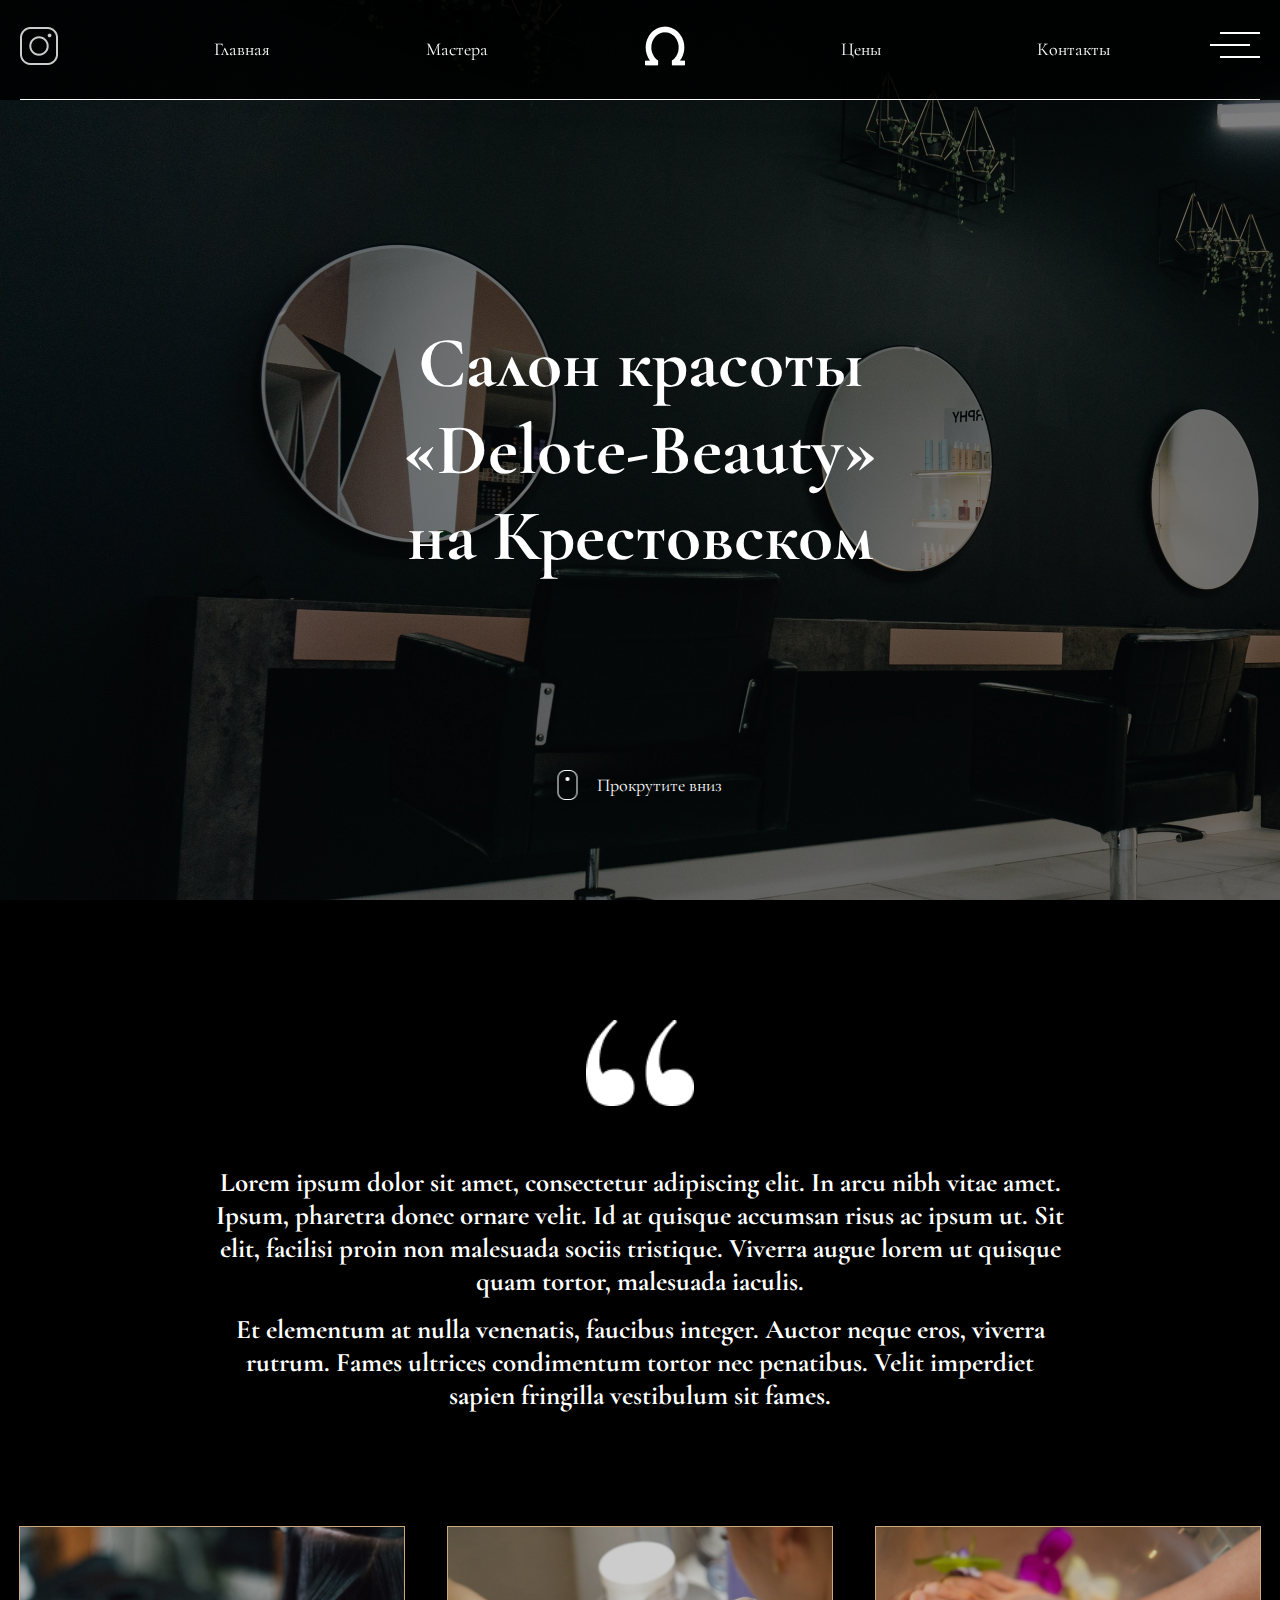
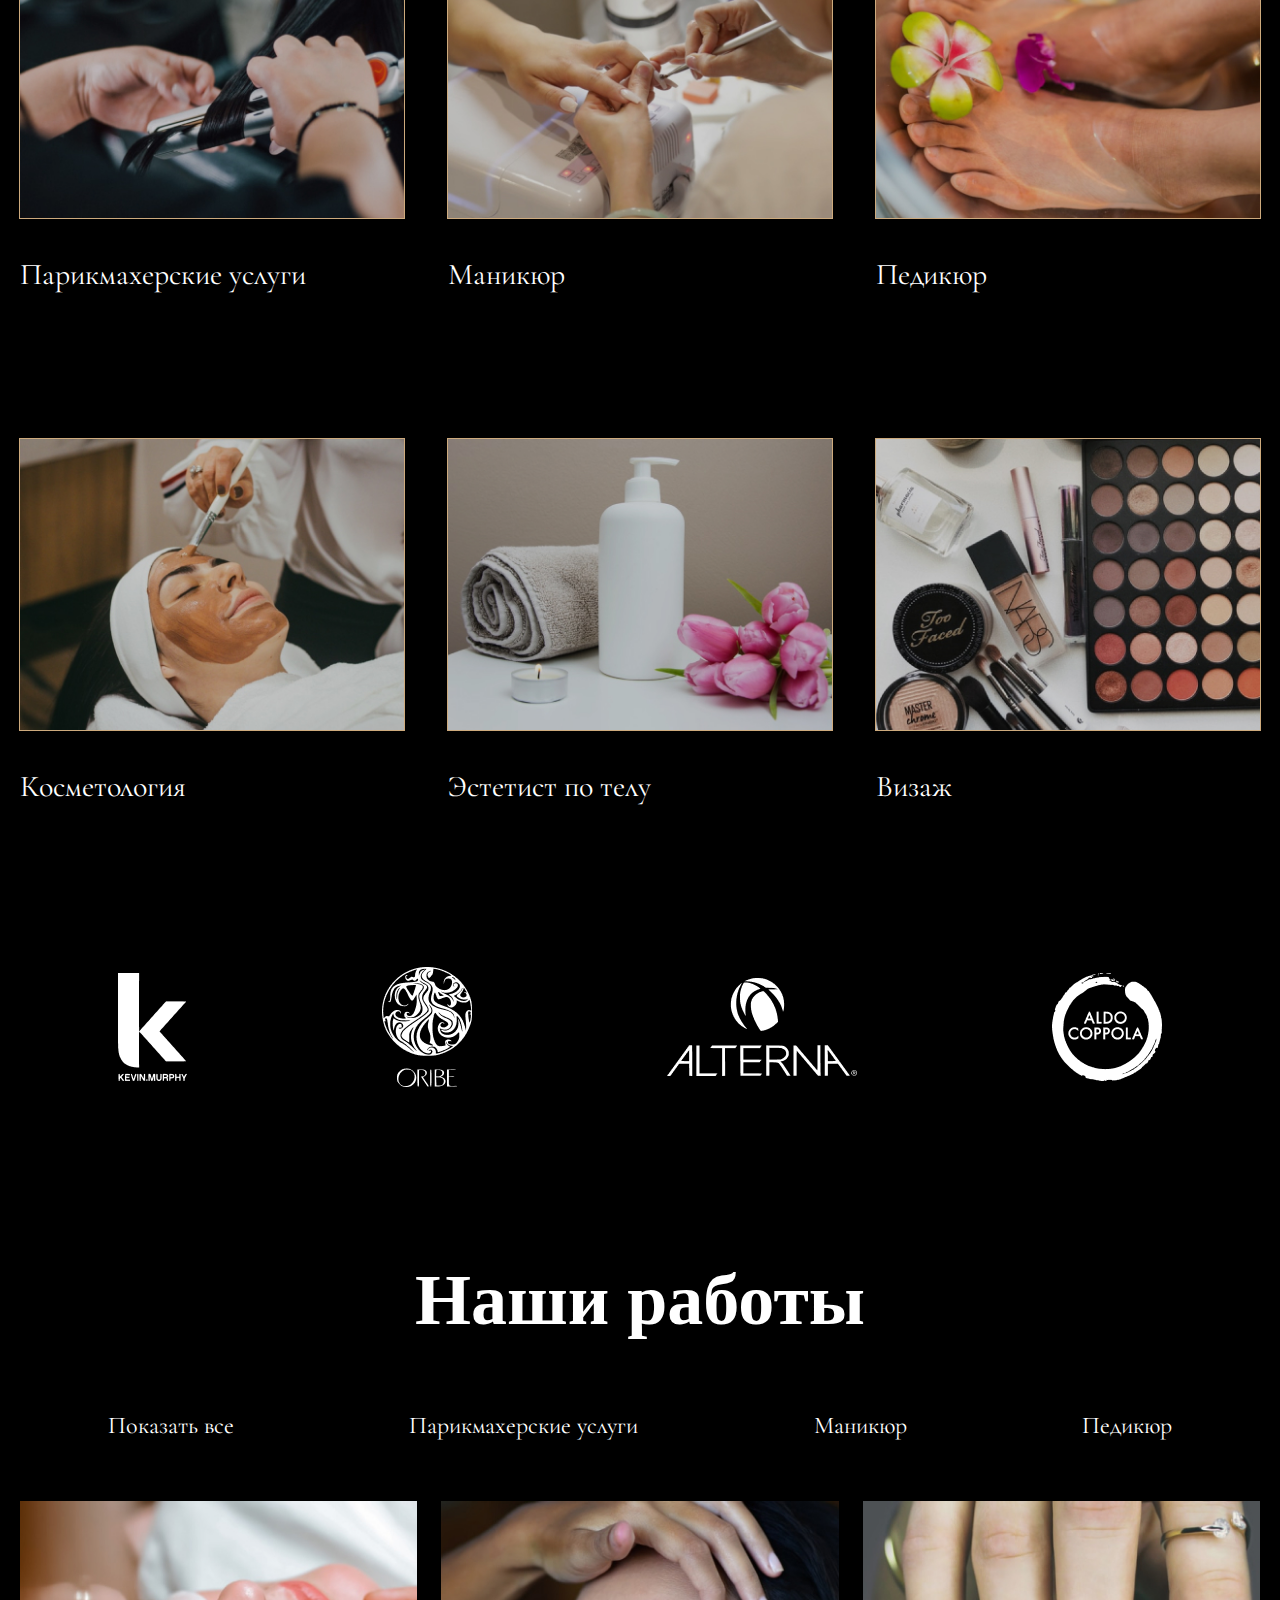
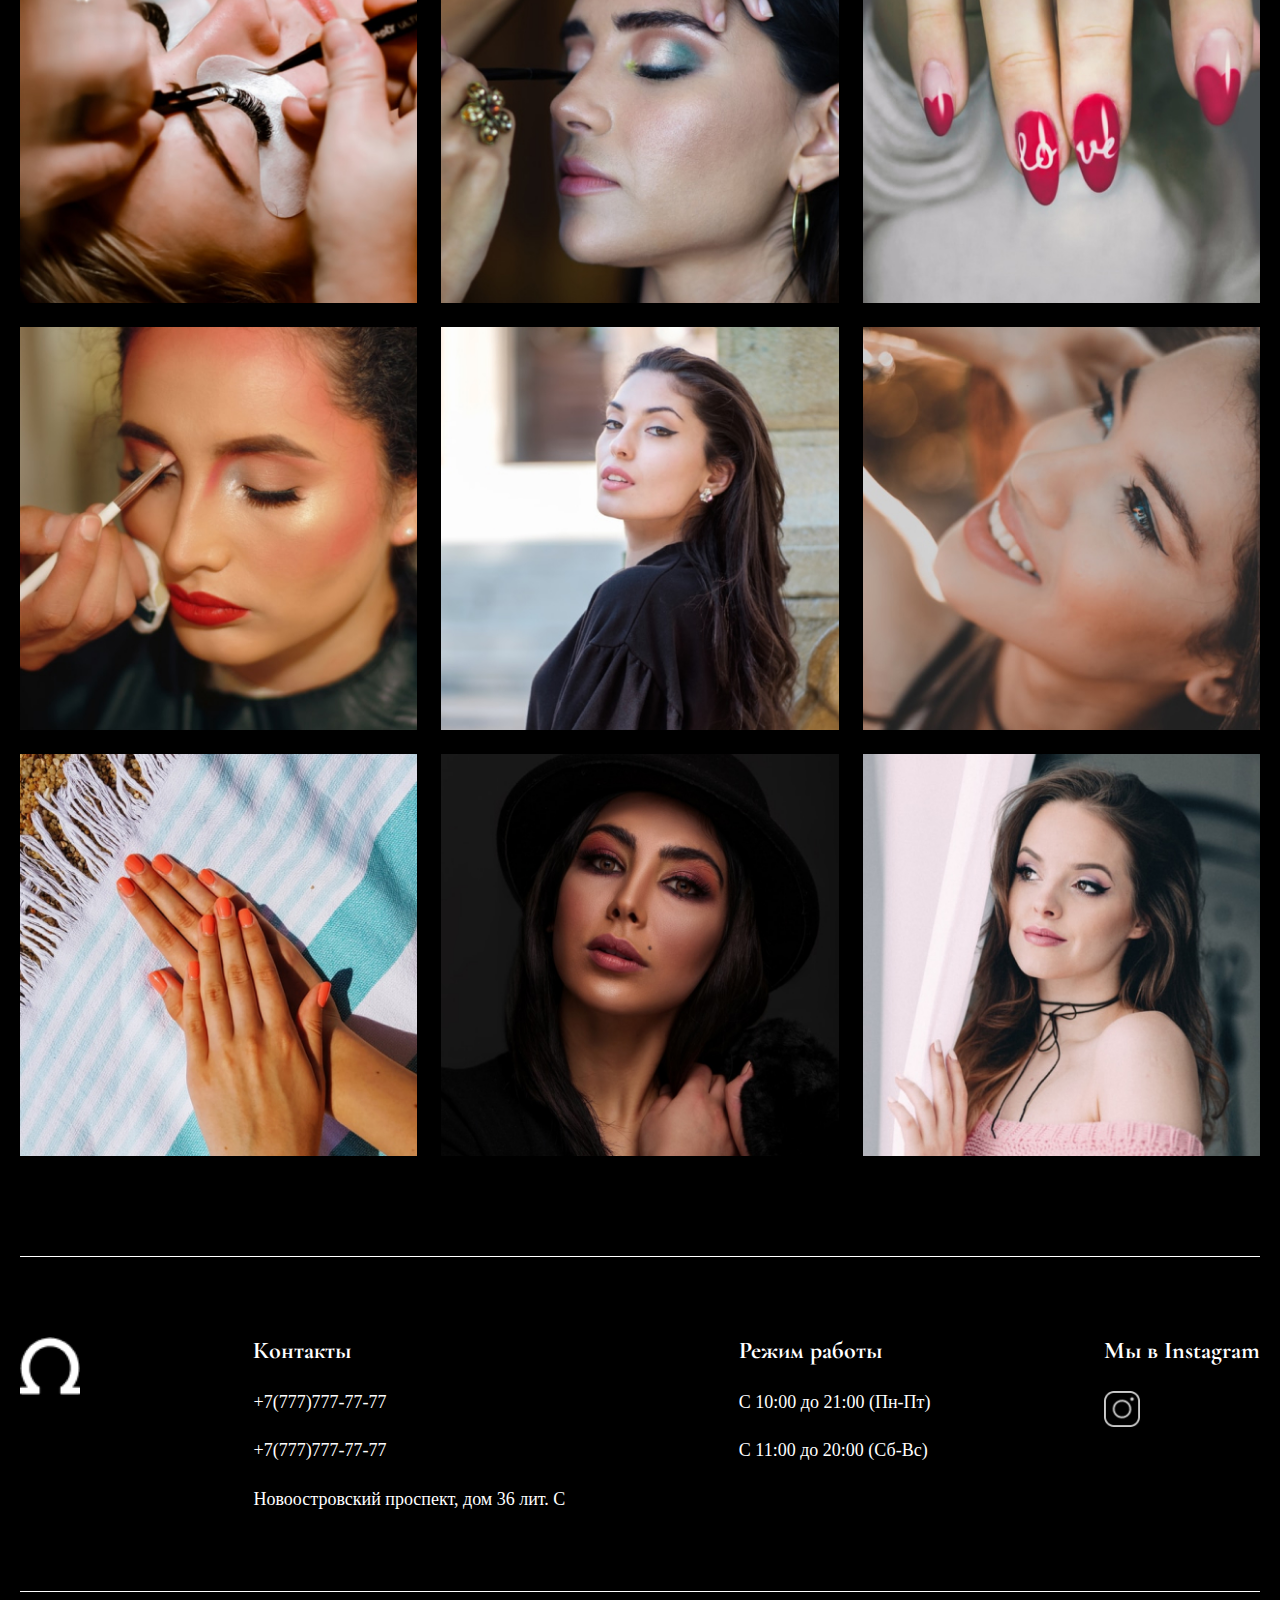
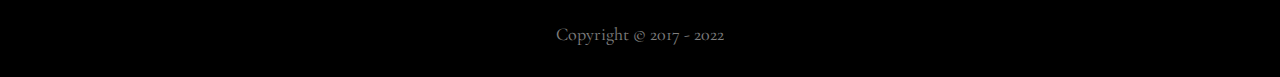
<file: index.html>
<!DOCTYPE html>
<html lang="en">
<head>
    <meta charset="UTF-8">
    <meta http-equiv="X-UA-Compatible" content="IE=edge">
    <meta name="viewport" content="width=device-width, initial-scale=1.0">
    <link rel="preconnect" href="https://fonts.googleapis.com">
    <link rel="preconnect" href="https://fonts.gstatic.com" crossorigin>
    <link href="https://fonts.googleapis.com/css2?family=Cormorant+Garamond:wght@400;500;600&display=swap" rel="stylesheet">
    <link rel="stylesheet" href="style.css">
    <title>Delote-Beauty</title>
</head>
<body>
    <header>
        <div class="container">
            <nav>
                <a class="logo__mobile" href="index.html"><img class="logo" src="Icon/Vector.png" alt=""></a>
                <ul>
                    <li><a href="#!"><img class="icon__instagram" src="Icon/inst.png" alt=""></a></li>
                    <li><a href="index.html">Главная</a></li>
                    <li><a href="ourmasters.html">Мастера</a></li>
                    <li><a href="index.html"><img class="logo" src="Icon/Vector.png" alt=""></a></li>
                    <li><a href="priceofservice.html">Цены</a></li>
                    <li><a href="contacts.html">Контакты</a></li>
                </ul>
                <div class="nav-bar">
                    <div class="bar"></div>
                    <div class="bar"></div>
                    <div class="bar"></div>
                </div>
            </nav>
        </div>
           
    </header>
    <div class="menu">
        <ul>
            <li><a href="#!"><img class="icon__instagram" src="Icon/inst.png" alt=""></a></li>
            <li><a href="index.html">Главная</a></li>
            <li><a href="ourmasters.html">Мастера</a></li>
            <li><a href="priceofservice.html">Цены</a></li>
            <li><a href="contacts.html">Контакты</a></li>
        </ul>
    </div> 

    <main>
        <!-- hero -->
        <section class="hero">
            <div class="container">
                <div class="hero__wrapper">
                    <h1>Салон красоты «Delote-Beauty» на Крестовском</h1>

                    <a href="#!" class="scroll__down">
                        <img src="Icon/down.png" alt="">
                        <p>Прокрутите вниз</p> 
                    </a>
                </div>

                
            </div>
        </section>

        <!-- services__wrapper -->
        <section class="services__wrapper">
            <div class="container">
                <div class="icon1">
                    <img src="Icon/1.png" alt="">
                </div>
                                            
                <div class="text">
                    <p>Lorem ipsum dolor sit amet, consectetur adipiscing elit. In arcu nibh vitae amet. Ipsum, pharetra donec ornare velit. Id at quisque accumsan risus ac ipsum ut. Sit elit, facilisi proin non malesuada sociis tristique. Viverra augue lorem ut quisque quam tortor, malesuada iaculis. 
                    </p>
                    <p>Et elementum at nulla venenatis, faucibus integer. Auctor neque eros, viverra rutrum. Fames ultrices condimentum tortor nec penatibus. Velit imperdiet sapien fringilla vestibulum sit fames.</p>
                </div>

                <div class="services">
                    <ul>
                        <li>
                            <a href="priceofservice.html" class="services__items">
                                <span>
                                    <img src="Icon/Services/parikmaher.jpg" alt="">
                                </span>
                                Парикмахерские услуги
                            </a>
                        </li>
                        <li>
                            <a href="priceofservice.html" class="services__items">
                                <span>
                                    <img src="Icon/Services/manikur.jpg" alt="">
                                </span>
                                Маникюр
                            </a>
                        </li>
                        <li>
                            <a href="priceofservice.html" class="services__items">
                                <span>
                                    <img src="Icon/Services/pedikur.jpg" alt="">
                                </span>
                                Педикюр
                            </a>
                        </li>
                        <li>
                            <a href="priceofservice.html" class="services__items">
                                <span>
                                    <img src="Icon/Services/kosmetolog.jpg" alt="">
                                </span>
                                Косметология
                            </a>
                        </li>
                        <li>
                            <a href="priceofservice.html" class="services__items">
                                <span>
                                    <img src="Icon/Services/estetist.jpg" alt="">
                                </span>
                                Эстетист по телу
                            </a>
                        </li>
                        <li>
                            <a href="priceofservice.html" class="services__items">
                                <span>
                                    <img src="Icon/Services/vizaj.jpg" alt="">
                                </span>
                                Визаж
                            </a>
                        </li>
                    </ul>
                </div>

                <ul class="company__logo">
                    <li><img src="Icon/companyicons/image3(Traced).png" alt=""></li>
                    <li><img src="Icon/companyicons/image4(Traced).png" alt=""></li>
                    <li><img src="Icon/companyicons/image5(Traced).png" alt=""></li>
                    <li><img src="Icon/companyicons/image6(Traced).png" alt=""></li>
                </ul>
            </div>
        </section>


        <!-- our__work__wrapper -->
        <section class="our__work__wrapper">
            <div class="container">
                <div class="our__work">
                    <h2>Наши работы</h2>
                </div>
                <ul class="selective__result">
                    <li><a href="#!">Показать все</a></li>
                    <li><a href="#!">Парикмахерские услуги</a></li>
                    <li><a href="#!">Маникюр</a></li>
                    <li><a href="#!">Педикюр</a></li>
                </ul>

                <ul class="girls">
                    <li><img src="Icon/girls/work1.jpg" alt=""></li>
                    <li><img src="Icon/girls/work2.jpg" alt=""></li>
                    <li><img src="Icon/girls/work3.jpg" alt=""></li>
                    <li><img src="Icon/girls/work4.jpg" alt=""></li>
                    <li><img src="Icon/girls/work5.jpg" alt=""></li>
                    <li><img src="Icon/girls/work6.jpg" alt=""></li>
                    <li><img src="Icon/girls/work7.jpg" alt=""></li>
                    <li><img src="Icon/girls/work8.jpg" alt=""></li>
                    <li><img src="Icon/girls/work9.jpg" alt=""></li>
                </ul>
            </div>
        </section>

    </main>

    <footer>
        <div class="container">
            <div class="information__wrapper">
                <div class="information">
                    <div>
                        <a href="index.html"><img class="vector__logo" src="Icon/Vector.png" alt=""></a>
                    </div>
                    <div>
                        <h3>Контакты</h3>
                        <ul>
                            <li>+7(777)777-77-77</li>
                            <li>+7(777)777-77-77</li>
                            <li>Новоостровский проспект, дом 36 лит. С</li>
                        </ul>
                    </div>
                    <div>
                        <h3>Режим работы</h3>
                        <ul>
                            <li>C 10:00 до 21:00 (Пн-Пт)</li>
                            <li>С 11:00 до 20:00 (Сб-Вс)</li>
                        </ul>
                    </div>
                    <div>
                        <h3>Мы в Instagram</h3>
                        <ul>
                            <li><a href="#!"><img class="inst__logo" src="Icon/inst.png" alt=""></a></li>
                        </ul>
                    </div>
                </div>
            </div>
            <div class="copyright">
                <p>Copyright © 2017 - 2022</p>
            </div>  
        </div>
    </footer>
    

    <script src="https://code.jquery.com/jquery-3.6.0.min.js"></script>
    <script>document.write
        ("<script type='text/javascript' src='./main.js?v=" + Date.now() + "'><\/script>");
    </script>
</body>
</html>
</file>
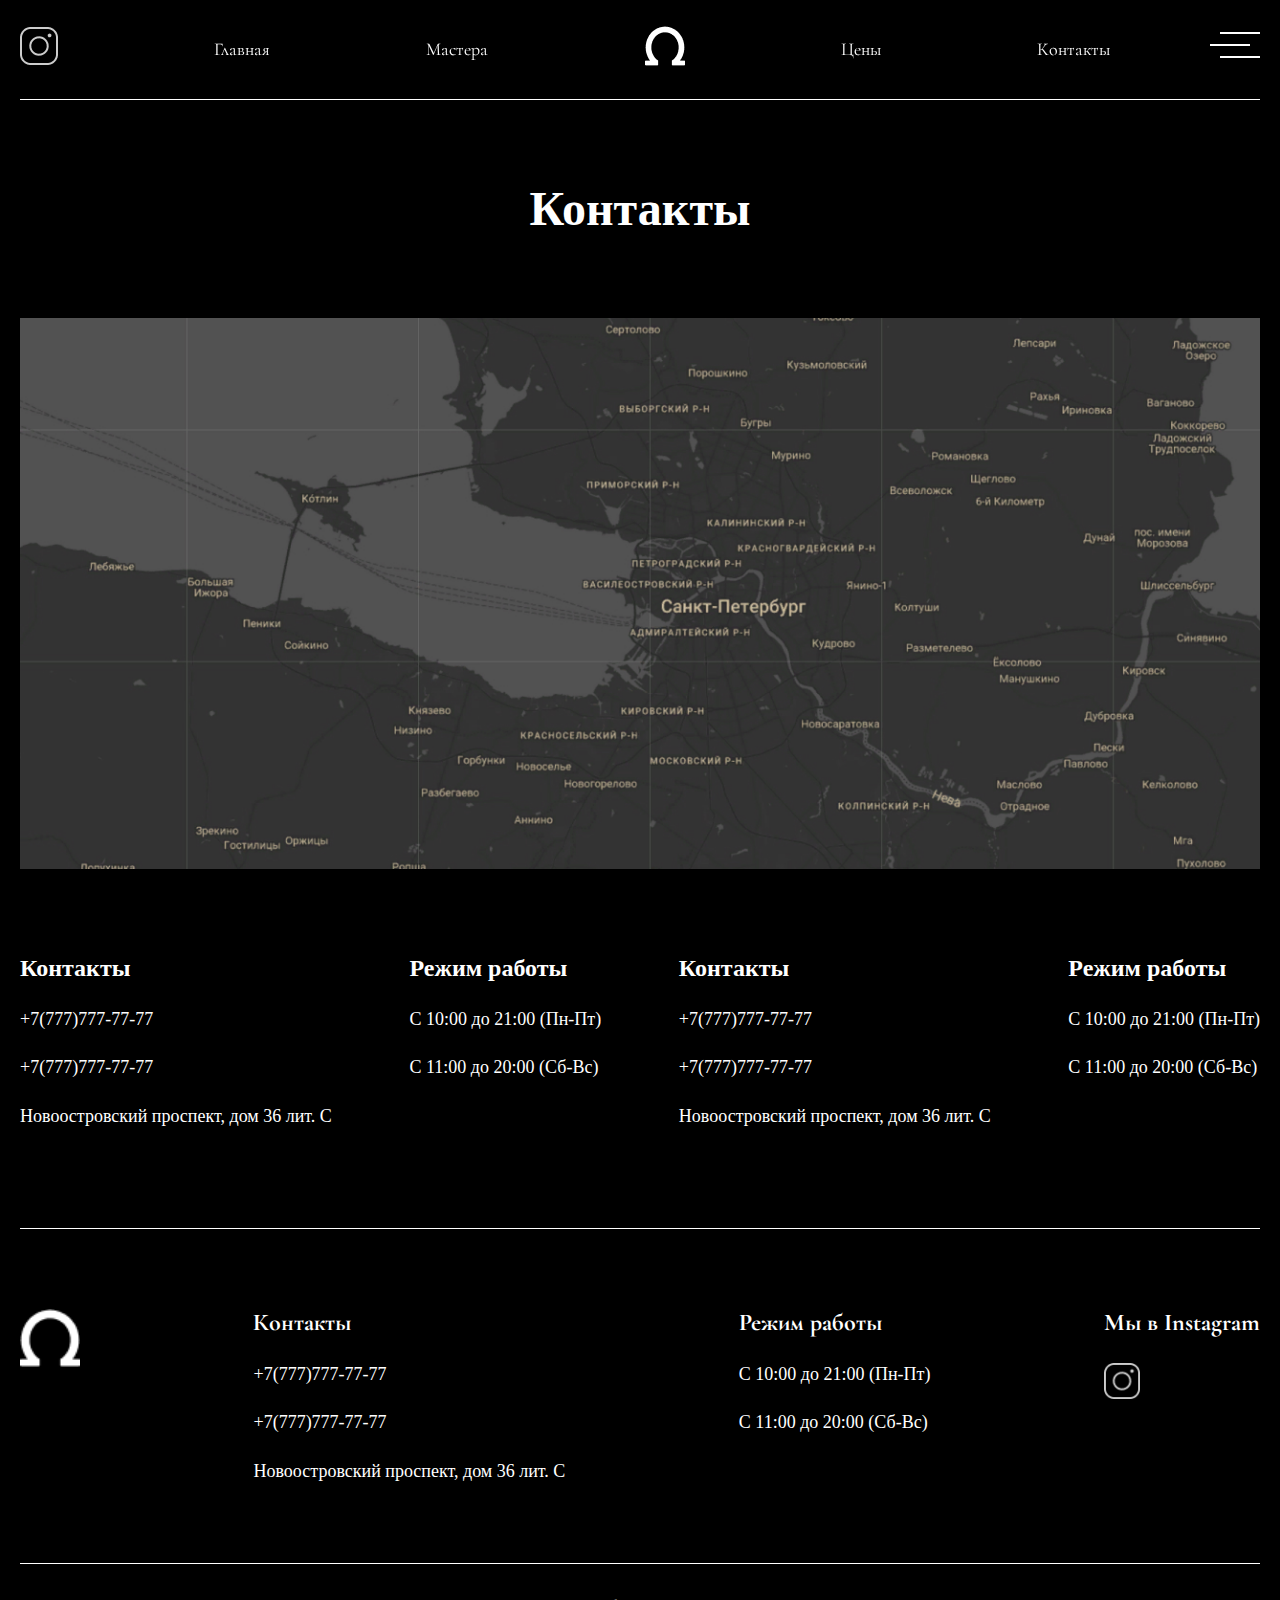
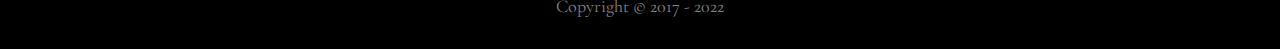
<file: contacts.html>
<!DOCTYPE html>
<html lang="en">
<head>
    <meta charset="UTF-8">
    <meta http-equiv="X-UA-Compatible" content="IE=edge">
    <meta name="viewport" content="width=device-width, initial-scale=1.0">
    <link rel="preconnect" href="https://fonts.googleapis.com">
    <link rel="preconnect" href="https://fonts.gstatic.com" crossorigin>
    <link href="https://fonts.googleapis.com/css2?family=Cormorant+Garamond:wght@400;500;600&display=swap" rel="stylesheet">
    <link rel="stylesheet" href="style.css">
    <title>Delote-Beauty</title>
</head>
<body>
    <header>
        <div class="container">
            <nav>
                <a class="logo__mobile" href="index.html"><img class="logo" src="Icon/Vector.png" alt=""></a>
                <ul>
                    <li><a href="#!"><img class="icon__instagram" src="Icon/inst.png" alt=""></a></li>
                    <li><a href="index.html">Главная</a></li>
                    <li><a href="ourmasters.html">Мастера</a></li>
                    <li><a href="index.html"><img class="logo" src="Icon/Vector.png" alt=""></a></li>
                    <li><a href="priceofservice.html">Цены</a></li>
                    <li><a href="contacts.html">Контакты</a></li>
                </ul>
                <div class="nav-bar">
                    <div class="bar"></div>
                    <div class="bar"></div>
                    <div class="bar"></div>
                </div>
            </nav>
        </div>    
    </header>
    <div class="menu">
        <ul>
            <li><a href="#!"><img class="icon__instagram" src="Icon/inst.png" alt=""></a></li>
            <li><a href="index.html">Главная</a></li>
            <li><a href="ourmasters.html">Мастера</a></li>
            <li><a href="priceofservice.html">Цены</a></li>
            <li><a href="contacts.html">Контакты</a></li>
        </ul>
    </div>

    <main>
        <section class="contacts">
            <div class="container">
                <h2>
                    Контакты
                </h2>

               <div class="contacts__map">
                   <img src="Icon/map.jpg" alt="Адрес на карте">
               </div>
               
                <div class="contacts__info">
                    <ul>
                        <li><h3>Контакты</h3></li>
                        <li>+7(777)777-77-77</li>
                        <li>+7(777)777-77-77</li>
                        <li>Новоостровский проспект, дом 36 лит. С</li>
                    </ul>
                    
                    <ul>
                        <li><h3>Режим работы</h3></li>
                        <li>C 10:00 до 21:00 (Пн-Пт)</li>
                        <li>С 11:00 до 20:00 (Сб-Вс)</li>
                    </ul>
                
                    <ul>
                        <li><h3>Контакты</h3></li>
                        <li>+7(777)777-77-77</li>
                        <li>+7(777)777-77-77</li>
                        <li>Новоостровский проспект, дом 36 лит. С</li>
                    </ul>
                
                    <ul>
                        <li><h3>Режим работы</h3></li>
                        <li>C 10:00 до 21:00 (Пн-Пт)</li>
                        <li>С 11:00 до 20:00 (Сб-Вс)</li>
                    </ul>
                </div>

            </div>    
        </section>

    </main>

    <footer>
        <div class="container">
            <div class="information__wrapper">
                <div class="information">
                    <div>
                        <a href="#!"><img class="vector__logo" src="Icon/Vector.png" alt=""></a>
                    </div>
                    <div>
                        <h3>Контакты</h3>
                        <ul>
                            <li>+7(777)777-77-77</li>
                            <li>+7(777)777-77-77</li>
                            <li>Новоостровский проспект, дом 36 лит. С</li>
                        </ul>
                    </div>
                    <div>
                        <h3>Режим работы</h3>
                        <ul>
                            <li>C 10:00 до 21:00 (Пн-Пт)</li>
                            <li>С 11:00 до 20:00 (Сб-Вс)</li>
                        </ul>
                    </div>
                    <div>
                        <h3>Мы в Instagram</h3>
                        <ul>
                            <li><a href="#!"><img class="inst__logo" src="Icon/inst.png" alt=""></a></li>
                        </ul>
                    </div>
                </div>
            </div>
            <div class="copyright">
                <p>Copyright © 2017 - 2022</p>
            </div>  
        </div>
    </footer>
    
    <script src="https://code.jquery.com/jquery-3.6.0.min.js"></script>
    <script>document.write
        ("<script type='text/javascript' src='./main.js?v=" + Date.now() + "'><\/script>");
    </script>
</body>
</html>
</file>
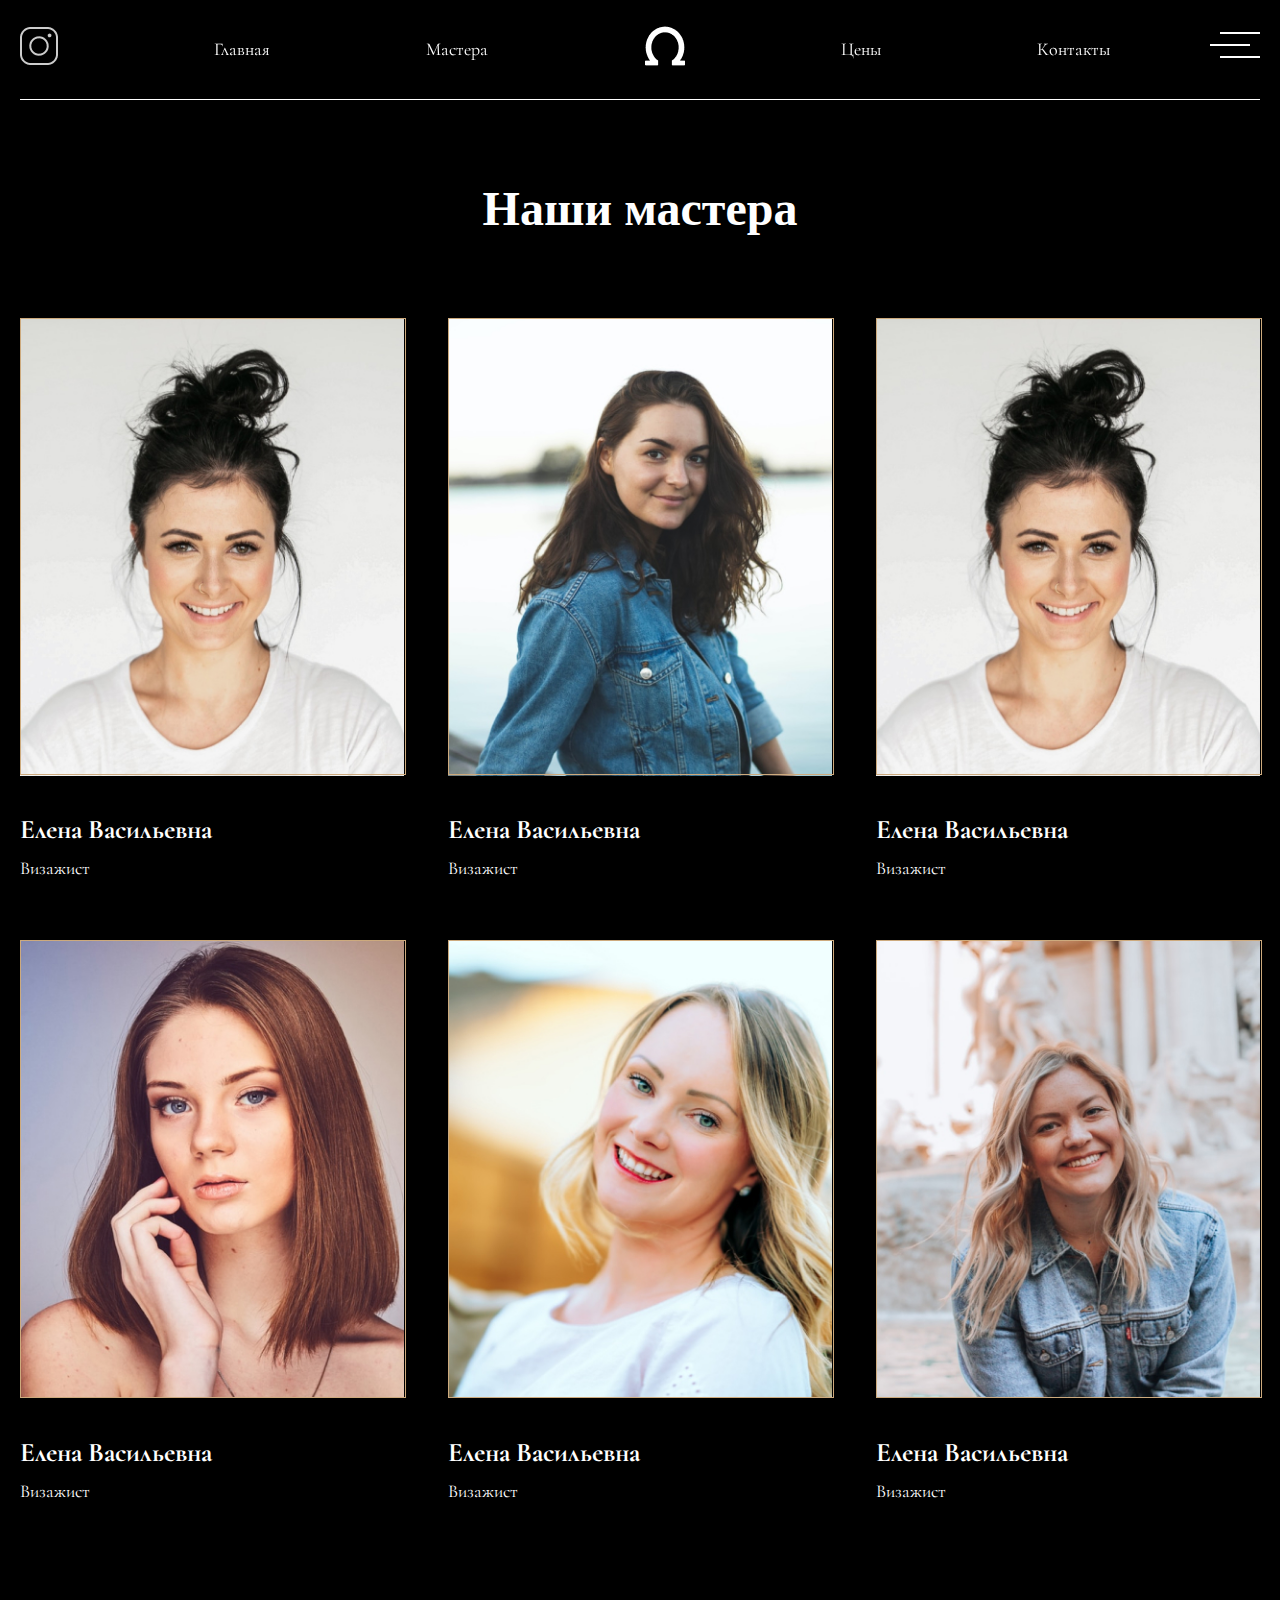
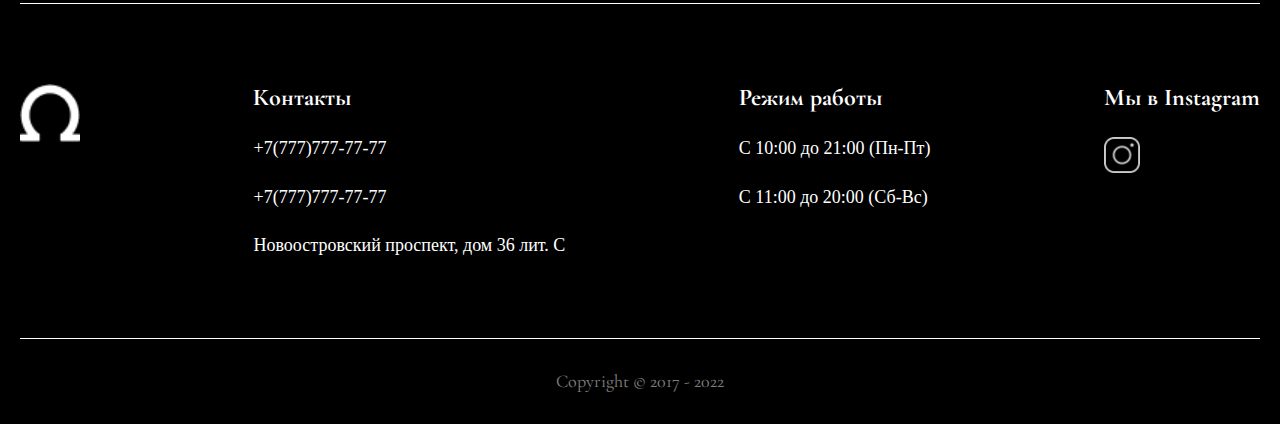
<file: ourmasters.html>
<!DOCTYPE html>
<html lang="en">
<head>
    <meta charset="UTF-8">
    <meta http-equiv="X-UA-Compatible" content="IE=edge">
    <meta name="viewport" content="width=device-width, initial-scale=1.0">
    <link rel="preconnect" href="https://fonts.googleapis.com">
    <link rel="preconnect" href="https://fonts.gstatic.com" crossorigin>
    <link href="https://fonts.googleapis.com/css2?family=Cormorant+Garamond:wght@400;500;600&display=swap" rel="stylesheet">
    <link rel="stylesheet" href="style.css">
    <title>Delote-Beauty</title>
</head>
<body>
    <header>
        <div class="container">
            <nav>
                <a class="logo__mobile" href="index.html"><img class="logo" src="Icon/Vector.png" alt=""></a>
                <ul>
                    <li><a href="#!"><img class="icon__instagram" src="Icon/inst.png" alt=""></a></li>
                    <li><a href="index.html">Главная</a></li>
                    <li><a href="ourmasters.html">Мастера</a></li>
                    <li><a href="index.html"><img class="logo" src="Icon/Vector.png" alt=""></a></li>
                    <li><a href="priceofservice.html">Цены</a></li>
                    <li><a href="contacts.html">Контакты</a></li>
                </ul>
                <div class="nav-bar">
                    <div class="bar"></div>
                    <div class="bar"></div>
                    <div class="bar"></div>
                </div>
            </nav>
        </div>    
    </header>
    <div class="menu">
        <ul>
            <li><a href="#!"><img class="icon__instagram" src="Icon/inst.png" alt=""></a></li>
            <li><a href="index.html">Главная</a></li>
            <li><a href="ourmasters.html">Мастера</a></li>
            <li><a href="priceofservice.html">Цены</a></li>
            <li><a href="contacts.html">Контакты</a></li>
        </ul>
    </div>

    <main>
        <section class="our__masters">
            <div class="container">
                <h2>
                    Наши мастера
                </h2>

                <ul>
                    <li>
                        <a href="priceofservice.html" class="our__masters__link">
                            <span>
                                <img src="Icon/Masters/item3.jpg" alt="">
                            </span>
                            <h4>
                                Елена Васильевна
                            </h4>
                            <p>
                                Визажист
                            </p>
                        </a>
                    </li>
                    <li>
                        <a href="priceofservice.html" class="our__masters__link">
                            <span>
                                <img src="Icon/Masters/item2.jpg" alt="">
                            </span>
                            <h4>
                                Елена Васильевна
                            </h4>
                            <p>
                                Визажист
                            </p>
                        </a>
                    </li>
                    <li>
                        <a href="priceofservice.html" class="our__masters__link">
                            <span>
                                <img src="Icon/Masters/item3.jpg" alt="">
                            </span>
                            <h4>
                                Елена Васильевна
                            </h4>
                            <p>
                                Визажист
                            </p>
                        </a>
                    </li>
                    <li>
                        <a href="priceofservice.html" class="our__masters__link">
                            <span>
                                <img src="Icon/Masters/item4.jpg" alt="">
                            </span>
                            <h4>
                                Елена Васильевна
                            </h4>
                            <p>
                                Визажист
                            </p>
                        </a>
                    </li>
                    <li>
                        <a href="priceofservice.html" class="our__masters__link">
                            <span>
                                <img src="Icon/Masters/item5.jpg" alt="">
                            </span>
                            <h4>
                                Елена Васильевна
                            </h4>
                            <p>
                                Визажист
                            </p>
                        </a>
                    </li>
                    <li>
                        <a href="priceofservice.html" class="our__masters__link">
                            <span>
                                <img src="Icon/Masters/item6.jpg" alt="">
                            </span>
                            <h4>
                                Елена Васильевна
                            </h4>
                            <p>
                                Визажист
                            </p>
                        </a>
                    </li>
                </ul>
            </div>    
        </section>
    </main>

    <footer>
        <div class="container">
            <div class="information__wrapper">
                <div class="information">
                    <div>
                        <a href="#!"><img class="vector__logo" src="Icon/Vector.png" alt=""></a>
                    </div>
                    <div>
                        <h3>Контакты</h3>
                        <ul>
                            <li>+7(777)777-77-77</li>
                            <li>+7(777)777-77-77</li>
                            <li>Новоостровский проспект, дом 36 лит. С</li>
                        </ul>
                    </div>
                    <div>
                        <h3>Режим работы</h3>
                        <ul>
                            <li>C 10:00 до 21:00 (Пн-Пт)</li>
                            <li>С 11:00 до 20:00 (Сб-Вс)</li>
                        </ul>
                    </div>
                    <div>
                        <h3>Мы в Instagram</h3>
                        <ul>
                            <li><a href="#!"><img class="inst__logo" src="Icon/inst.png" alt=""></a></li>
                        </ul>
                    </div>
                </div>
            </div>
            <div class="copyright">
                <p>Copyright © 2017 - 2022</p>
            </div>  
        </div>
    </footer>
    
    <script src="https://code.jquery.com/jquery-3.6.0.min.js"></script>
    <script>document.write
        ("<script type='text/javascript' src='./main.js?v=" + Date.now() + "'><\/script>");
    </script>
</body>
</html>
</file>
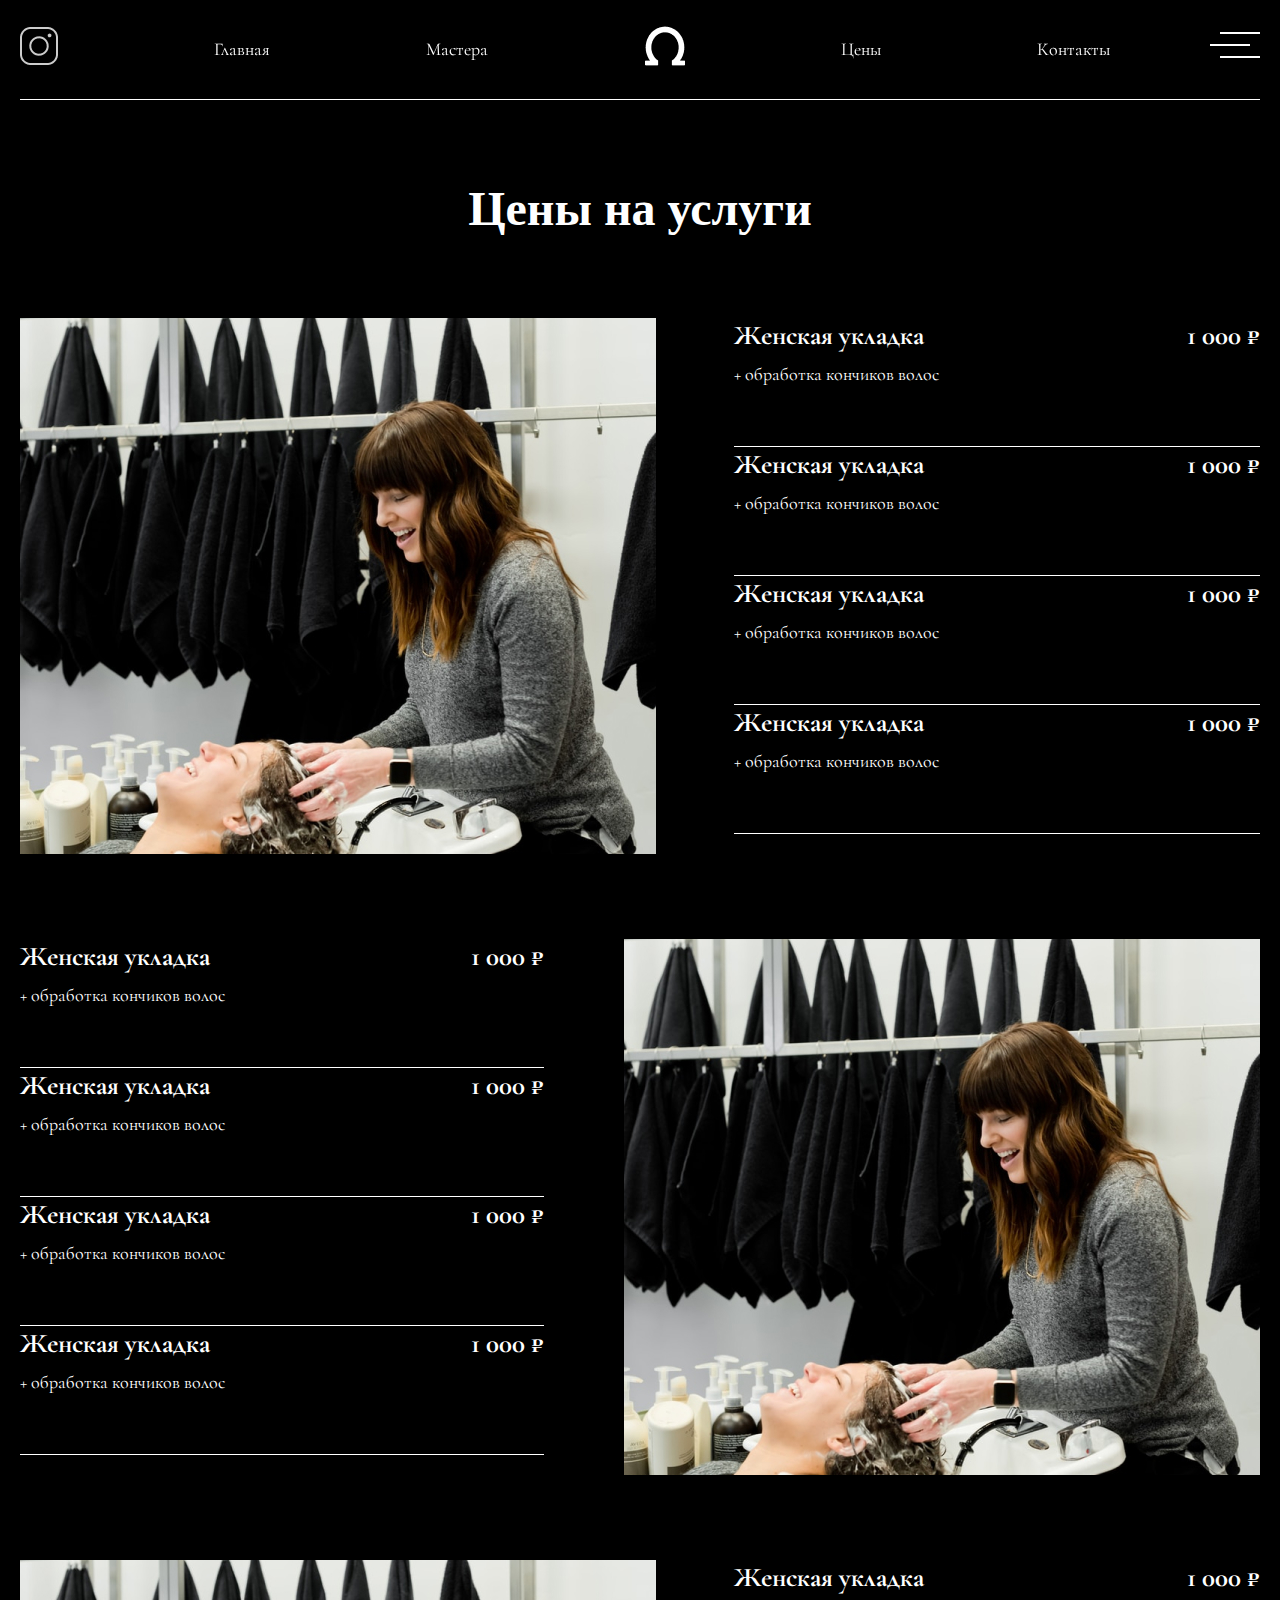
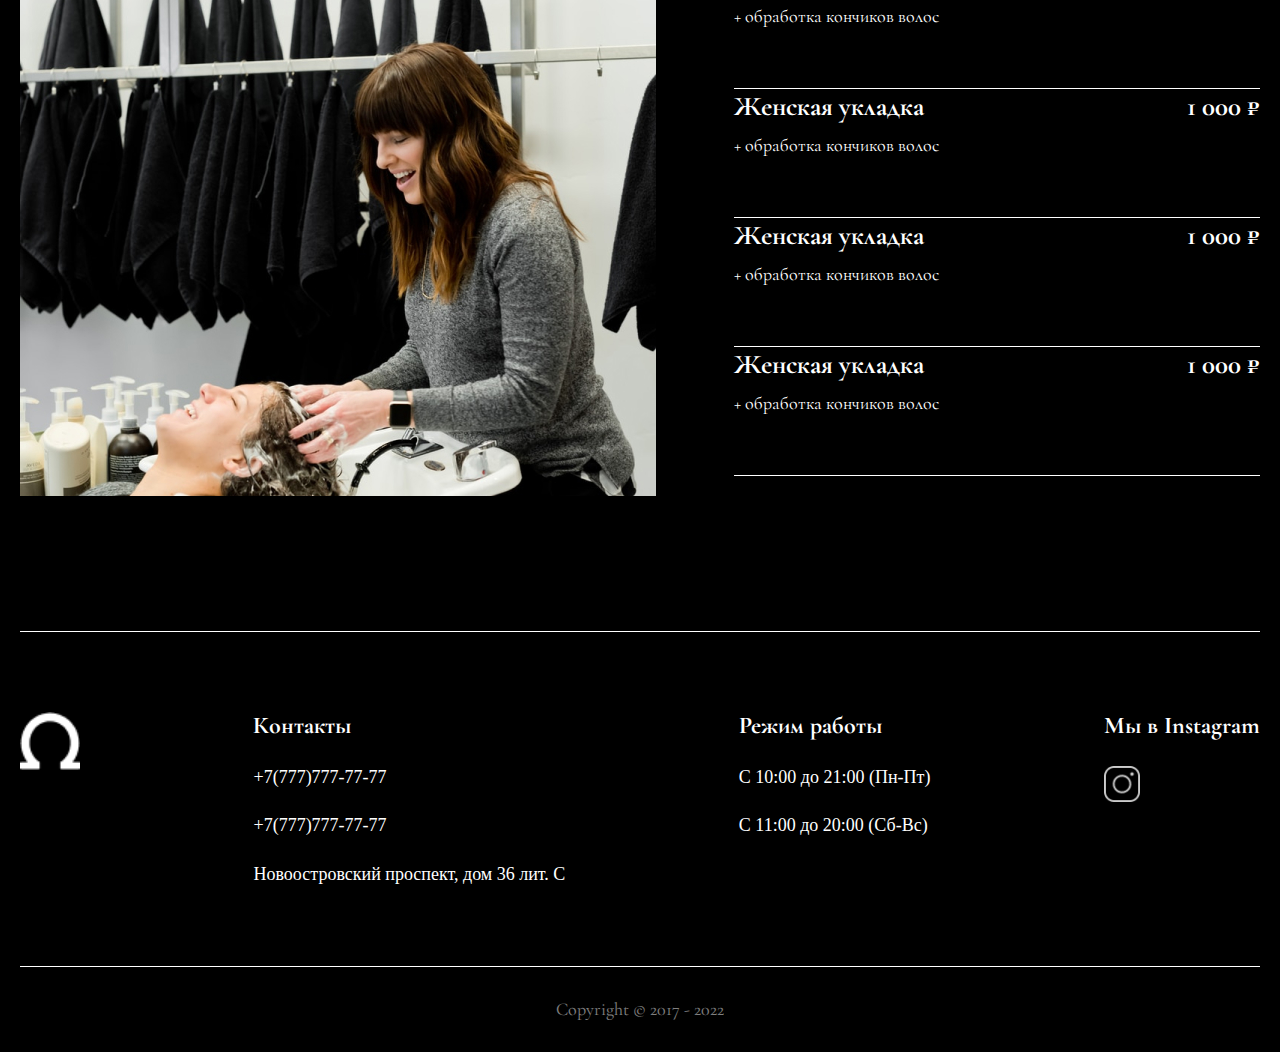
<file: priceofservice.html>
<!DOCTYPE html>
<html lang="en">
<head>
    <meta charset="UTF-8">
    <meta http-equiv="X-UA-Compatible" content="IE=edge">
    <meta name="viewport" content="width=device-width, initial-scale=1.0">
    <link rel="preconnect" href="https://fonts.googleapis.com">
    <link rel="preconnect" href="https://fonts.gstatic.com" crossorigin>
    <link href="https://fonts.googleapis.com/css2?family=Cormorant+Garamond:wght@400;500;600&display=swap" rel="stylesheet">
    <link rel="stylesheet" href="style.css">
    <title>Delote-Beauty</title>
</head>
<body>
    <header>
        <div class="container">
            <nav>
                <a class="logo__mobile" href="index.html"><img class="logo" src="Icon/Vector.png" alt=""></a>
                <ul>
                    <li><a href="#!"><img class="icon__instagram" src="Icon/inst.png" alt=""></a></li>
                    <li><a href="index.html">Главная</a></li>
                    <li><a href="ourmasters.html">Мастера</a></li>
                    <li><a href="index.html"><img class="logo" src="Icon/Vector.png" alt=""></a></li>
                    <li><a href="priceofservice.html">Цены</a></li>
                    <li><a href="contacts.html">Контакты</a></li>
                </ul>
                <div class="nav-bar">
                    <div class="bar"></div>
                    <div class="bar"></div>
                    <div class="bar"></div>
                </div>
            </nav>
        </div>    
    </header>
    <div class="menu">
        <ul>
            <li><a href="#!"><img class="icon__instagram" src="Icon/inst.png" alt=""></a></li>
            <li><a href="index.html">Главная</a></li>
            <li><a href="ourmasters.html">Мастера</a></li>
            <li><a href="priceofservice.html">Цены</a></li>
            <li><a href="contacts.html">Контакты</a></li>
        </ul>
    </div>

    <main>
        <section class="prices">
            <div class="container">
                <h2>
                    Цены на услуги
                </h2>
                
                <div class="prices__service__wrap">
                    <div class="prices__service">
                        <div class="prices__service__image">
                            <img src="Icon/pricesofservice/image.jpg" alt="">
                        </div>
                        <div class="prices__type__wrapper">
                            <div class="prices__type">
                                <div class="prices__menu">
                                    <h4>Женская укладка</h4>
                                    <p>+ обработка кончиков волос</p>
                                </div>
                                <div>
                                    <h4>1 000 ₽</h4>
                                </div>
                            </div>
                            <div class="prices__type">
                                <div class="prices__menu">
                                    <h4>Женская укладка</h4>
                                    <p>+ обработка кончиков волос</p>
                                </div>
                                <div>
                                    <h4>1 000 ₽</h4>
                                </div>
                            </div>
                            <div class="prices__type">
                                <div class="prices__menu">
                                    <h4>Женская укладка</h4>
                                    <p>+ обработка кончиков волос</p>
                                </div>
                                <div>
                                    <h4>1 000 ₽</h4>
                                </div>
                            </div>
                            <div class="prices__type">
                                <div class="prices__menu">
                                    <h4>Женская укладка</h4>
                                    <p>+ обработка кончиков волос</p>
                                </div>
                                <div>
                                    <h4>1 000 ₽</h4>
                                </div>
                            </div>
                        </div>
                    </div>

                    <div class="prices__service">
                        <div class="prices__service__image">
                            <img src="Icon/pricesofservice/image.jpg" alt="">
                        </div>
                        <div class="prices__type__wrapper">
                            <div class="prices__type">
                                <div class="prices__menu">
                                    <h4>Женская укладка</h4>
                                    <p>+ обработка кончиков волос</p>
                                </div>
                                <div>
                                    <h4>1 000 ₽</h4>
                                </div>
                            </div>
                            <div class="prices__type">
                                <div class="prices__menu">
                                    <h4>Женская укладка</h4>
                                    <p>+ обработка кончиков волос</p>
                                </div>
                                <div>
                                    <h4>1 000 ₽</h4>
                                </div>
                            </div>
                            <div class="prices__type">
                                <div class="prices__menu">
                                    <h4>Женская укладка</h4>
                                    <p>+ обработка кончиков волос</p>
                                </div>
                                <div>
                                    <h4>1 000 ₽</h4>
                                </div>
                            </div>
                            <div class="prices__type">
                                <div class="prices__menu">
                                    <h4>Женская укладка</h4>
                                    <p>+ обработка кончиков волос</p>
                                </div>
                                <div>
                                    <h4>1 000 ₽</h4>
                                </div>
                            </div>
                        </div>
                    </div>

                    <div class="prices__service">
                        <div class="prices__service__image">
                            <img src="Icon/pricesofservice/image.jpg" alt="">
                        </div>
                        <div class="prices__type__wrapper">
                            <div class="prices__type">
                                <div class="prices__menu">
                                    <h4>Женская укладка</h4>
                                    <p>+ обработка кончиков волос</p>
                                </div>
                                <div>
                                    <h4>1 000 ₽</h4>
                                </div>
                            </div>
                            <div class="prices__type">
                                <div class="prices__menu">
                                    <h4>Женская укладка</h4>
                                    <p>+ обработка кончиков волос</p>
                                </div>
                                <div>
                                    <h4>1 000 ₽</h4>
                                </div>
                            </div>
                            <div class="prices__type">
                                <div class="prices__menu">
                                    <h4>Женская укладка</h4>
                                    <p>+ обработка кончиков волос</p>
                                </div>
                                <div>
                                    <h4>1 000 ₽</h4>
                                </div>
                            </div>
                            <div class="prices__type">
                                <div class="prices__menu">
                                    <h4>Женская укладка</h4>
                                    <p>+ обработка кончиков волос</p>
                                </div>
                                <div>
                                    <h4>1 000 ₽</h4>
                                </div>
                            </div>
                        </div>
                    </div>
                </div>

            </div>    
        </section>

    </main>

    <footer>
        <div class="container">
            <div class="information__wrapper">
                <div class="information">
                    <div>
                        <a href="#!"><img class="vector__logo" src="Icon/Vector.png" alt=""></a>
                    </div>
                    <div>
                        <h3>Контакты</h3>
                        <ul>
                            <li>+7(777)777-77-77</li>
                            <li>+7(777)777-77-77</li>
                            <li>Новоостровский проспект, дом 36 лит. С</li>
                        </ul>
                    </div>
                    <div>
                        <h3>Режим работы</h3>
                        <ul>
                            <li>C 10:00 до 21:00 (Пн-Пт)</li>
                            <li>С 11:00 до 20:00 (Сб-Вс)</li>
                        </ul>
                    </div>
                    <div>
                        <h3>Мы в Instagram</h3>
                        <ul>
                            <li><a href="#!"><img class="inst__logo" src="Icon/inst.png" alt=""></a></li>
                        </ul>
                    </div>
                </div>
            </div>
            <div class="copyright">
                <p>Copyright © 2017 - 2022</p>
            </div>  
        </div>
    </footer>
    
    <script src="https://code.jquery.com/jquery-3.6.0.min.js"></script>
    <script>document.write
        ("<script type='text/javascript' src='./main.js?v=" + Date.now() + "'><\/script>");
    </script>
</body>
</html>
</file>
<file: style.css>
* {
    margin: 0;
    padding: 0;
    box-sizing: border-box;
}

body {
    background-color: black;
    font-family: 'Cormorant Garamond', serif;
}

body.menu-active {
    overflow: hidden;
}

.container {
    max-width: 1336px;
    margin: 0px auto;
    padding: 0 20px;
}

header {
    position: fixed;
    top: 0;
    left: 0;
    width: 100%;
    height: 100px;
    background-color: rgb(0, 0, 0, 0.85);
    z-index: 99;
}

.logo__mobile {
    display: none;
}

header nav {
    border-bottom: 1px solid #fff;
    height: 100px;
    display: flex;
    justify-content: space-between;
    align-items: center;
}

nav ul {
    display: flex;
    justify-content: space-between;
    align-items: center;
    height: 100%;
    width: 100%;
    margin-right: 110px;
}

ul li {
    list-style: none;
}


ul li a {
    text-decoration: none;
    font-size: 18px;
    line-height: 130%;
    color: #fff;
}

nav ul li a:hover {
    color: #CDAA7D;
}

.icon__inst ul li a img {
    width: 24px;
    height: 24px;
}

.icon__instagram:hover {
    opacity: .8;
}

ul li a img .logo {
    width: 40px;
    height: 38.68px;
}

.logo:hover {
    opacity: .8;
}

.nav-bar {
    cursor: pointer;
}

.nav-bar.active .bar:nth-child(1) {
    transform: translateY(12px) rotate(45deg);
}

.nav-bar.active .bar:nth-child(2) {
    opacity: 0;
}

.nav-bar.active .bar:nth-child(3) {
    transform: translateY(-12px) rotate(-45deg);
}

.bar {
    border: 1px solid #fff;
    width: 40px;
    margin-bottom: 10px;
    background: #fff;
} 

.bar:nth-child(2) {
    transform: translateX(-10px);
}

.menu {
    position: fixed;
    top: 0;
    left: -100%;
    width: 80%;
    height: 100%;
    background-color: black;
    z-index: 100;
    text-align: center;
    transition: 1s;
}

.menu ul li {
    margin-top: 70px;
}

.menu ul li a {
    font-size: 24px;
    font-weight: 900;
}

.menu ul li a:hover {
    color: #CDAA7D;
}

.menu.active {
    left: 0;
}


/* hero */
.hero {
    background-image: url(Icon/bgc.jpg);
    background-repeat: no-repeat;
    height: 100vh;
    width: 100%;
}
.hero__wrapper {
    display: flex;
    align-items: center;
    height: 100vh;
    justify-content: center;
    position: relative;
}

.hero__wrapper h1 {
    color: #fff;
    line-height: 86.4px;
    font-size: 72px;
    max-width: 555px;
    text-align: center;
}

.scroll__down {
    position: absolute;
    bottom: 100px;
    left: 50%;
    transform: translate(-50%, 0);
    display: flex;
    align-items: center;
    color: #fff;
    text-decoration: none;
    font-size: 18px;
}

.scroll__down img {
    padding-right: 20px;
    width: 24.15%;
}


/* services__wrapper */
.services__wrapper {
    margin-bottom: 90px;
}

.text {
    color: #fff;
    max-width: 856px;
    margin: 0 auto;
    text-align: center;
}

.text p {
    font-weight: 700;
    font-size: 27px;
    padding-bottom: 15px;
}

.icon1 img {
    display: block;
    margin: 120px auto 60px;
    width: 8.7%;
}

.services {
    margin-bottom: 162px;
}

.services a {
    font-size: 30px;
    line-height: 36px;
}

.services ul {
    display: grid;
    grid-template-columns: 1fr 1fr 1fr;
    grid-column-gap: 44px;
    grid-row-gap: 146px;
    margin-top: 100px;
}

.services__items span {
    position: relative;
    margin-bottom: 30px;
    display: block;
}

.services__items span::before {
    content: '';
    position: absolute;
    top: -1px;
    left: -1px;
    border: 1px solid #CDAA7D;
    width: 100%;
    height: calc(100% - 9px);
}


.services img {
    width: 100%;
    height: 100%;
    object-fit: cover;
}

.services a:hover img {
    transform: translate3d(-15px, 15px, 10px);
    transition: 0.5s;
    cursor: pointer;
}


.company__logo {
    display: flex;
    justify-content: space-around;
    align-items: center;
}


/* our__work__wrapper */
.our__work__wrapper {
    margin-bottom: 50px;
}

.our__work {
    display: flex;
    justify-content: center;
    color: #fff;
    font-size: 48px;
    line-height: 57.6px;
    margin-bottom: 80px;
    font-family: garamond;
    padding-top: 90px;
}

.selective__result {
    display: flex;
    justify-content: space-around;
    margin-bottom: 60px;
}

.selective__result a{
    color: #fff;
    font-size: 24px;
    line-height: 31.2px;
}

.selective__result a:hover {
    color: #CDAA7D;
}


/* girls */
.girls {
    display: grid;
    grid-template-columns: 1fr 1fr 1fr;
    grid-gap: 24px;
}

 .girls li img {
    width: 100%;
    height: 100%;
    object-fit: cover;
 }

/* footer */
footer {
    padding-top: 50px;
}

.information__wrapper {
    border-top: 1px solid #fff;
    border-bottom: 1px solid #fff;
}

.information {
    color: #fff;
    display: flex;
    justify-content: space-between;
    padding: 80px 0 55px;
}

.vector__logo {
    width: 60px;
    height: 58.2px;
}

.vector__logo:hover {
    opacity: .8;
}

.information h3{
    font-size: 24px;
    line-height: 28.8px;
    margin-bottom: 25px;
}

.information li{
    font-family: garamond;
    font-size: 18px;
    line-height: 23.4px;
    padding-bottom: 25px;
}

.inst__logo {
    width: 36px;
    height: 36px;
}

.inst__logo:hover {
    opacity: .8;
}

.copyright p{
    color: #fff;
    font-family: 'Cormorant Garamond', serif;
    font-size: 18px;
    line-height: 25.2px;
    opacity: 0.5;
    text-align: center;
    padding: 30px 0;
}


/* .our masters */
.our__masters {
    margin-bottom: 50px;
}

.our__masters img {
    width: 100%;
    height: 100%;
    object-fit: cover;
}

.our__masters h2 {
    color: #fff;
    font-family: Garamond;
    font-size: 48px;
    font-weight: 700;
    line-height: 58px;
    text-align: center;
    padding-top: 180px;
    margin-bottom: 80px;
}

.our__masters ul {
    display: grid;
    grid-template-columns: repeat(3, 1fr);
    grid-gap: 60px 44px;
}

.our__masters__link span {
    position: relative;
    display: block;
    max-width: 400px;
    width: 100%;
    margin-bottom: 30px;
}

.our__masters__link span::before {
    content: '';
    position: absolute;
    top: 0;
    left: 0;
    display: block;
    width: 100%;
    height: calc(100% - 9px);
    border: 1px solid #CDAA7D;
}

.our__masters__link:hover img {
    transform: translate3d(-20px, 20px, 16px);
    transition: 0.5s;
    cursor: pointer;
}

.our__masters h4 {
    font-family: Cormorant Garamond;
    font-size: 27px;
    font-weight: 700;
    line-height: 35px;
    letter-spacing: 0em;
    text-align: left;
    margin-bottom: 10px;
}

.our__masters p {
    font-family: Cormorant Garamond;
    font-size: 18px;
    font-weight: 400;
    line-height: 23px;
}


/* price of service */
.prices {
    margin-bottom: 50px;
}

.prices h2 {
    color: #fff;
    font-family: Garamond;
    font-size: 48px;
    font-weight: 700;
    line-height: 58px;
    text-align: center;
    padding-top: 180px;
    margin-bottom: 80px;
}

.prices__service {
    display: flex;
    align-items: flex-start;
    justify-content: space-between;
    margin-bottom: 80px;
}

.prices__service:nth-child(2) {
    flex-direction: row-reverse;
}

.prices__service:nth-child(2) .prices__service__image {
    margin: 0 0 0 80px;
}

.prices__service__image {
    margin-right: 20px;
}

.prices__type__wrapper {
    max-width: 526px;
    width: 100%;
}

.prices__type {
    display: flex;
    justify-content: space-between;
    width: 100%;
    border-bottom: 1px solid #fff;
    padding-bottom: 40px;
}

.prices__type h4 {
    font-family: Cormorant Garamond;
    font-size: 27px;
    font-weight: 700;
    line-height: 35px;
    color: #fff;
    margin-bottom: 10px;
}

.prices__type p {
    font-family: Cormorant Garamond;
    font-size: 18px;
    font-weight: 400;
    line-height: 23px;
    color: #fff;
    margin-bottom: 20px;
}



/* contacts */
.contacts {
    margin-bottom: 25px;
}

.contacts__map {
    margin-bottom: 80px;
}

.contacts__map img {
    width: 100%;
}

.contacts h2 {
    color: #fff;
    font-family: Garamond;
    font-size: 48px;
    font-weight: 700;
    line-height: 58px;
    text-align: center;
    padding-top: 180px;
    margin-bottom: 80px;
}


.contacts__info {
    display: flex;
    justify-content: space-between;
    color: #fff;
}

.contacts__info ul {
    margin-right: 30px;
}

.contacts__info ul:last-child {
    margin-right: 0;
}

.contacts__info h3{
    font-size: 24px;
    line-height: 28.8px;
}

.contacts__info li{
    font-family: garamond;
    font-size: 18px;
    line-height: 23.4px;
    margin-bottom: 25px;
}


/* Screen size */
@media (max-width: 1080px) {
    nav ul{
        margin-right: 80px;
    }

    /* priceofservice */
    .prices__service {
        flex-direction: column;
    }

    .prices__service:nth-child(2) {
        flex-direction: column;
    }

    .prices__service:nth-child(2) .prices__service__image {
        margin: 0;
    }

    .prices__service__image {
        width: 100%;
    }

    .prices__service img {
        width: 100%;
        margin: 0 0 20px 0;
    }

    .prices__type__wrapper {
        max-width: 100%;
    }

    /* contacts */
    .contacts__info {
        display: grid;
        grid-template-columns: repeat(2, 1fr);
    }

    .contacts__info ul {
        text-align: center;
    }
}

@media (max-width: 840px) {
    /* hero */
    .scroll__down {
        bottom: 50px;
    }

    /* services__wrapper  */
    /* .icon1 img {
        margin: 0 auto 60px;
    }  */

    nav ul{
        margin-right: 30px;
    }
}

@media (max-width: 768px) {
    /* header */
    nav ul{
        display: none;
    }
    nav .logo__mobile{
        display: block;
    }

    .nav-bar.active .bar:nth-child(1) {
        transform: translateY(12px) rotate(45deg);
    }

    .nav-bar.active .bar:nth-child(2) {
        opacity: 0;
    }

    .nav-bar.active .bar:nth-child(3) {
        transform: translateY(-12px) rotate(-45deg);
    }

    .menu.active {
        left: 0;
    }

    .menu.active {
        right: 0;
    }
    
    /* hero */
    .hero {
        height: 61vh;
    } 

    .hero .hero__wrapper h1 {
        font-size: 42px;
        line-height: 52px;
    }

    .hero__wrapper {
        height: 55vh;
    }

    .scroll__down {
        bottom: 0;
    }

    .icon1 img {
        margin: 60px auto 35px ;
    }

    /* services__wrapper */
    .services__wrapper {
        margin-bottom: 45px;
    }

    .services {
        margin-bottom: 80px;
    }

    .services .text {
        font-size: 42px;
    }

    .services ul {
        display: grid;
        grid-template-columns: repeat(2, 1fr);
        margin-top: 50px;
        grid-row-gap: 60px;
    }

    /* our__work__wrapper */
    .our__work__wrapper {
        margin-bottom: 32px;
    }

    .our__work {
        padding-top: 50px;
        margin-bottom: 45px;
    }

    .selective__result {
        flex-wrap: wrap;
        margin-bottom: 20px;
    }

    .selective__result li {
        width: 50%;margin-bottom: 20px;

    }

    .selective__result a {
        font-size: 32px;
    }

    .girls {
        display: grid;
        grid-template-columns: repeat(2, 1fr);
    }

     /* .our__masters */
     .our__masters ul {
        display: grid;
        grid-template-columns: repeat(2, 1fr);
        grid-row-gap: 70px;
    }

    .our__masters__link span {
        height: auto;
    }

    /* priceofservice */
    .prices__service {
        flex-direction: column;
    }

    .prices__service__image {
        display: block;
        margin: 0 auto;
        margin-bottom: 25px;
    }

    .prices__service img {
        width: 100%;
    }

    .prices__type__wrapper {
        max-width: 636px;
        width: 100%;
        margin: 0 auto;
    }

    /* footer */
    footer {
        padding-top: 17px;
    }

    .information {
        flex-wrap: wrap;
        gap: 10px;
        padding: 40px 0 27px;
    }

    .information div {
        width: 50%;
        width: calc(50% - 10px);
    }

    .information div:nth-child(1) {
        order: 1;
    }

    .information div:nth-child(2) {
        order: 3;
    }

    .information div:nth-child(3) {
        order: 4;
    }

    .information div:nth-child(4) {
        order: 2;
    }

}

@media (max-width: 480px) {
    header, 
    header nav {
        height: 70px;
    }

    .hero .hero__wrapper h1 {
        font-size: 45px;
        line-height: 50px;
    }

    .scroll__down {
        font-size: 18px;
    }

    .scroll__down p {
        font-size: 20px;
        max-width: 145px;
        width: 100%;
    }

    .services {
        margin-bottom: 100px;
    }

    .services .text {
        font-size: 31px;
    }

    .services ul {
        display: grid;
        grid-template-columns: repeat(1, 1fr);
    }

    .company__logo {
        flex-direction: column;
    }

    .company__logo li {
        margin-bottom: 40px;
    }

    .our__work {
        text-align: center;
    }

    .selective__result li {
        width: 100%;
        text-align: center;
    }

    .girls {
        display: grid;
        grid-template-columns: repeat(1, 1fr);
    }

    /* .our__masters */
    .our__masters h2 {
        padding-top: 140px;
        margin-bottom: 55px;
     }

     .our__masters ul {
        display: grid;
        grid-template-columns: repeat(1, 1fr);
        grid-row-gap: 70px;
    }

    .our__masters__link span {
        max-width: none;
    }

    /* priceofservice */
    .prices__service {
        margin-bottom: 25px;
    }

    .prices__type {
        padding-bottom: 10px;
    }

    .prices h2 {
        padding-top: 95px;
        margin-bottom: 30px;
    }

    /* contacts */
    .contacts h2 {
        padding-top: 120px;
        margin-bottom: 35px;
    }

    .contacts__map {
        margin-bottom: 40px;
    }

    .contacts__info {
        display: grid;
        grid-template-columns: repeat(1, 1fr);
        text-align: center;
    }

    .contacts__info ul {
        margin-right: 0;
    }

    /* footer */
    .information div {
        width: 100%;
        text-align: center;
    }

}
</file>
